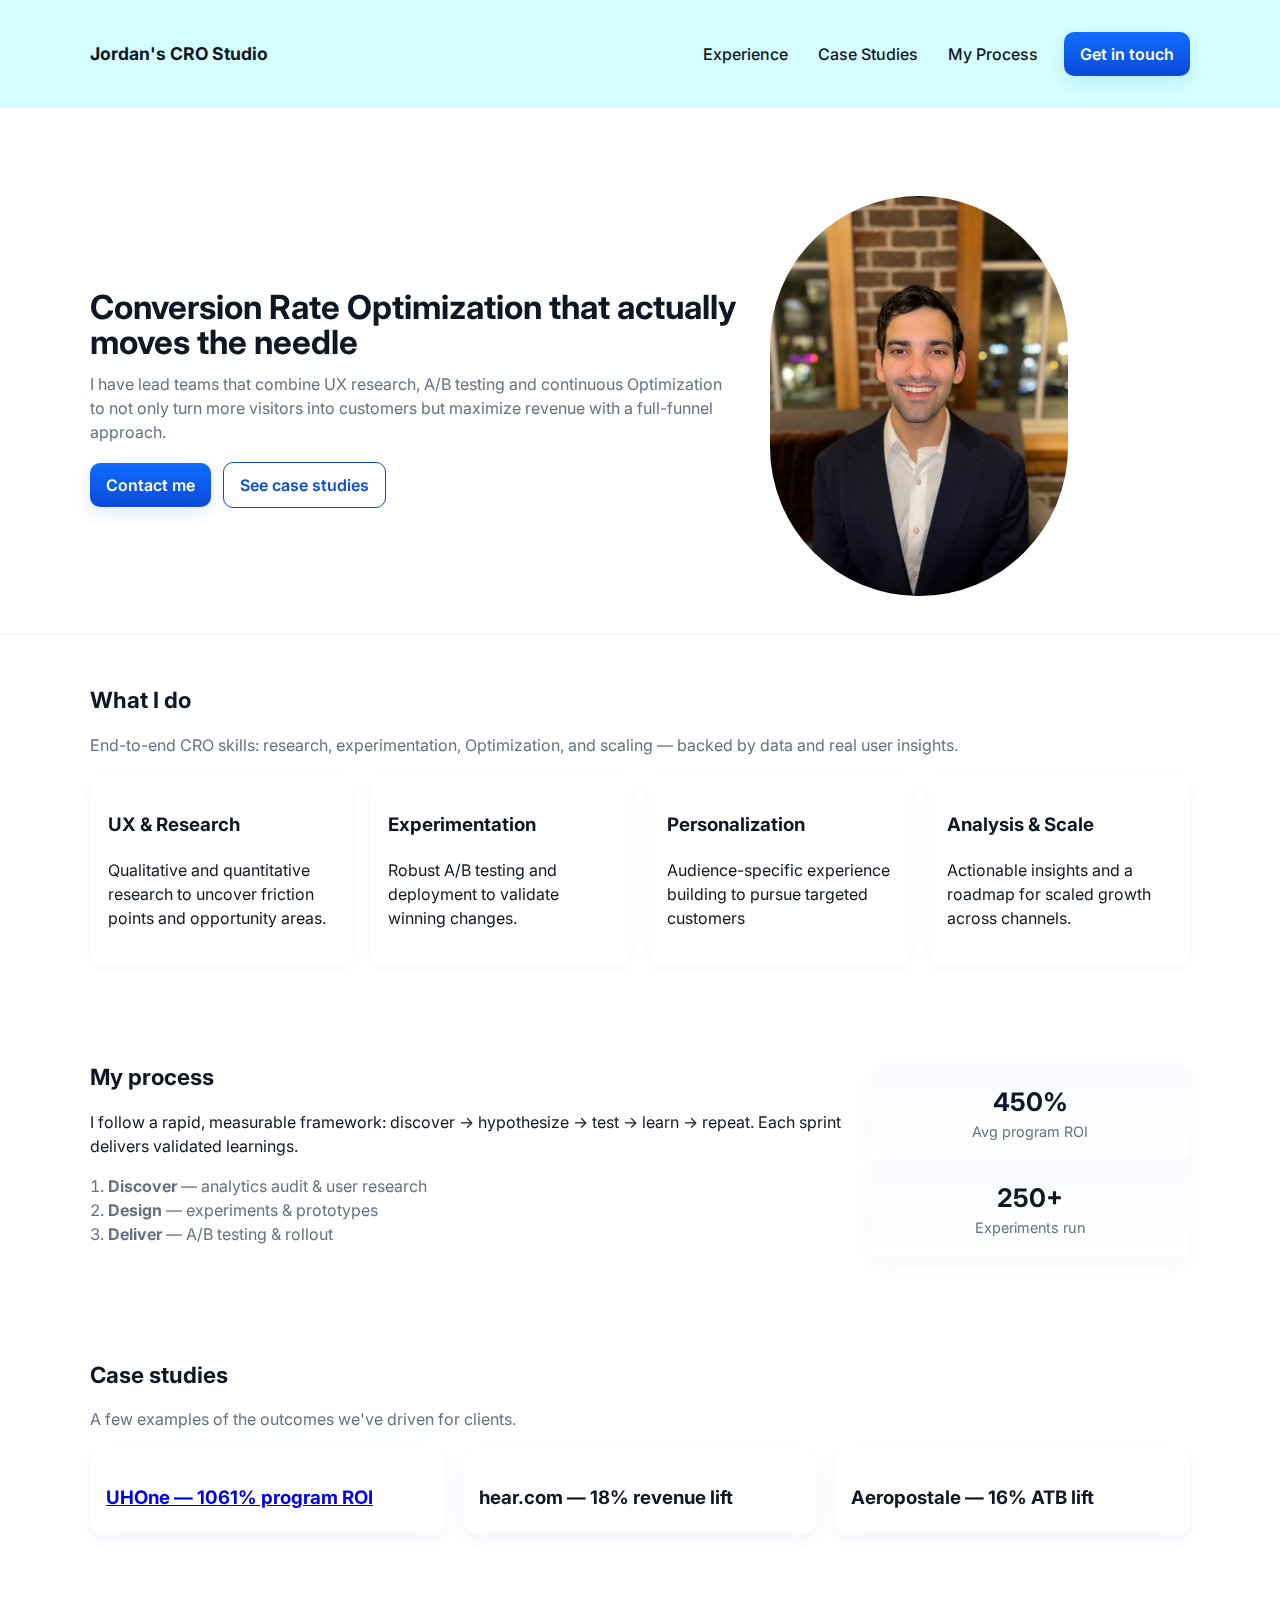
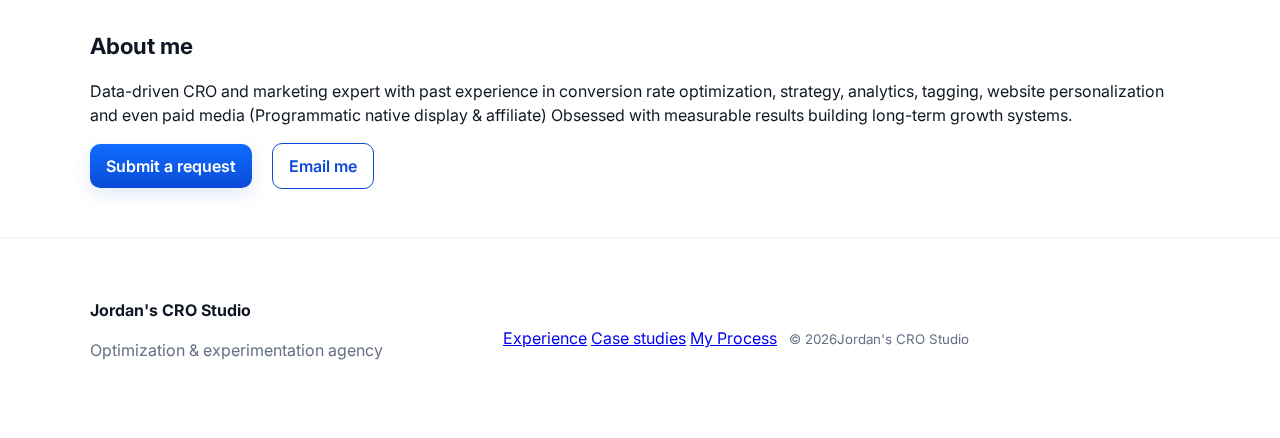
<file: index.html>
<!DOCTYPE html>
<html lang="en">
<head>
  <meta charset="utf-8" />
  <meta name="viewport" content="width=device-width,initial-scale=1" />
  <title>Jordan's CRO Profile — Homepage</title>

  <!-- Google Font -->
  <link href="https://fonts.googleapis.com/css2?family=Inter:wght@300;400;600;700&display=swap" rel="stylesheet">

  <!-- Stylesheet -->
  <link rel="stylesheet" href="styles.css">
</head>
<body>
  <!-- Header / Navigation -->
  <header class="site-header" id="site-header">
    <div class="container nav-row">
      <a class="brand" href="#">Jordan's CRO Studio</a>

      <nav class="main-nav" id="main-nav" aria-label="Main navigation">
        <ul class="nav-list">
          <li><a href="https://jordanshapiro555-lab.github.io/CRO-Consulting/experience" class="nav-link">Experience</a></li>
          <li><a href="https://jordanshapiro555-lab.github.io/CRO-Consulting/case-studies" class="nav-link">Case Studies</a></li>
          <li><a href="https://jordanshapiro555-lab.github.io/CRO-Consulting/my-process" class="nav-link">My Process</a></li>
        </ul>
        <a class="btn btn-primary" href="https://jordanshapiro555-lab.github.io/CRO-Consulting/contact">Get in touch</a>
      </nav>

      <button class="nav-toggle" id="nav-toggle" aria-expanded="false" aria-controls="main-nav" aria-label="Open menu">
        <span class="hamburger"></span>
      </button>
    </div>
  </header>

  <!-- Hero -->
  <main>
    <section class="hero">
      <div class="container hero-grid">
        <div class="hero-copy">
          <h1>Conversion Rate Optimization that actually moves the needle</h1>
          <p class="lead">I have lead teams that combine UX research, A/B testing and continuous Optimization to not only turn more visitors into customers but maximize revenue with a full-funnel approach.</p>
          <div class="hero-ctas">
            <a class="btn btn-primary" href="https://jordanshapiro555-lab.github.io/CRO-Consulting/contact">Contact me</a>
            <a class="btn btn-ghost" href="https://jordanshapiro555-lab.github.io/CRO-Consulting/case-studies">See case studies</a>
          </div>
        </div>

        <div class="hero-media" aria-hidden="true">
          <!-- Headshot -->
          <img class="headshot" src="assets/img/JordanShapiroHeadshot.jpeg">
          </div>
        </div>
      </div>
    </section>

    <!-- Experience / Intro -->
    <section id="experience" class="section container intro">
      <h2>What I do</h2>
      <p class="muted">End-to-end CRO skills: research, experimentation, Optimization, and scaling — backed by data and real user insights.</p>

      <div class="grid features">
        <article class="feature">
          <h3>UX & Research</h3>
          <p>Qualitative and quantitative research to uncover friction points and opportunity areas.</p>
        </article>
        <article class="feature">
          <h3>Experimentation</h3>
          <p>Robust A/B testing and deployment to validate winning changes.</p>
        </article>
        <article class="feature">
          <h3>Personalization</h3>
          <p>Audience-specific experience building to pursue targeted customers</p>
        </article>
        <article class="feature">
          <h3>Analysis & Scale</h3>
          <p>Actionable insights and a roadmap for scaled growth across channels.</p>
        </article>
      </div>
    </section>

    <!-- Process / two-column -->
    <section id="process" class="section container two-col">
      <div>
        <h2>My process</h2>
        <p>I follow a rapid, measurable framework: discover → hypothesize → test → learn → repeat. Each sprint delivers validated learnings.</p>
        <ol class="process-list">
          <li><strong>Discover</strong> — analytics audit & user research</li>
          <li><strong>Design</strong> — experiments & prototypes</li>
          <li><strong>Deliver</strong> — A/B testing & rollout</li>
        </ol>
      </div>

      <div class="process-visual" aria-hidden="true">
        <!-- small visual or stats -->
        <div class="stat">
          <div class="stat-value">450%</div>
          <div class="stat-label">Avg program ROI</div>
        </div>

        <div class="stat small">
          <div class="stat-value">250+</div>
          <div class="stat-label">Experiments run</div>
        </div>
      </div>
    </section>

    <!-- Case studies -->
    <section id="case-studies" class="section container">
      <h2>Case studies</h2>
      <p class="muted">A few examples of the outcomes we've driven for clients.</p>

      <div class="grid cards">
        <article class="card">
          <div class="card-media"></div>
          <div class="card-body">
            <h3><a class="homeCaseStudyLink" href="https://jordanshapiro555-lab.github.io/CRO-Consulting/case-studies/UHOne-2024">UHOne — 1061% program ROI</a></h3>
            <p class="muted">Strategic product intent capture improvements used to set proper expectations and enhance checkout experience</p>
            <a class="card-link" href="#">Read more →</a>
          </div>
        </article>

        <article class="card">
          <div class="card-media"></div>
          <div class="card-body">
            <h3>hear.com — 18% revenue lift</h3>
            <p class="muted">Personalized post-lead experiences for enhanced reachability and appointment booking</p>
            <a class="card-link" href="#">Read more →</a>
          </div>
        </article>

        <article class="card">
          <div class="card-media"></div>
          <div class="card-body">
            <h3>Aeropostale — 16% ATB lift</h3>
            <p class="muted">A/B tested more intuiitive PLP variants for easier progression</p>
            <a class="card-link" href="#">Read more →</a>
          </div>
        </article>
      </div>
    </section>

    <!-- About / Contact -->
    <section id="about" class="section container about">
      <h2>About me</h2>
      <p>Data-driven CRO and marketing expert with past experience in conversion rate optimization, strategy, analytics, tagging, website personalization and even paid media (Programmatic native display & affiliate) Obsessed with measurable results building long-term growth systems.</p>

      <div class="contact-cta">
        <a class="btn btn-primary" id="contact" href="https://jordanshapiro555-lab.github.io/CRO-Consulting/contact">Submit a request</a>
        <a class="btn btn-ghost" href="mailto:jordanshapiro555@gmail.com">Email me</a>
      </div>
    </section>
  </main>

  <!-- Footer -->
  <footer class="site-footer">
    <div class="container footer-grid">
      <div>
        <strong>Jordan's CRO Studio</strong>
        <p class="muted">Optimization & experimentation agency</p>
      </div>

      <div>
        <nav class="footer-nav" aria-label="Footer">
          <a href="https://jordanshapiro555-lab.github.io/CRO-Consulting/experience">Experience</a>
          <a href="https://jordanshapiro555-lab.github.io/CRO-Consulting/case-studies">Case studies</a>
          <a href="https://jordanshapiro555-lab.github.io/CRO-Consulting/my-process">My Process</a>
        </nav>
      </div>

      <div>
        <small class="muted">© <span id="year"></span>Jordan's CRO Studio</small>
      </div>
    </div>
  </footer>

  <script src="script.js"></script>
</body>
</html>
</file>
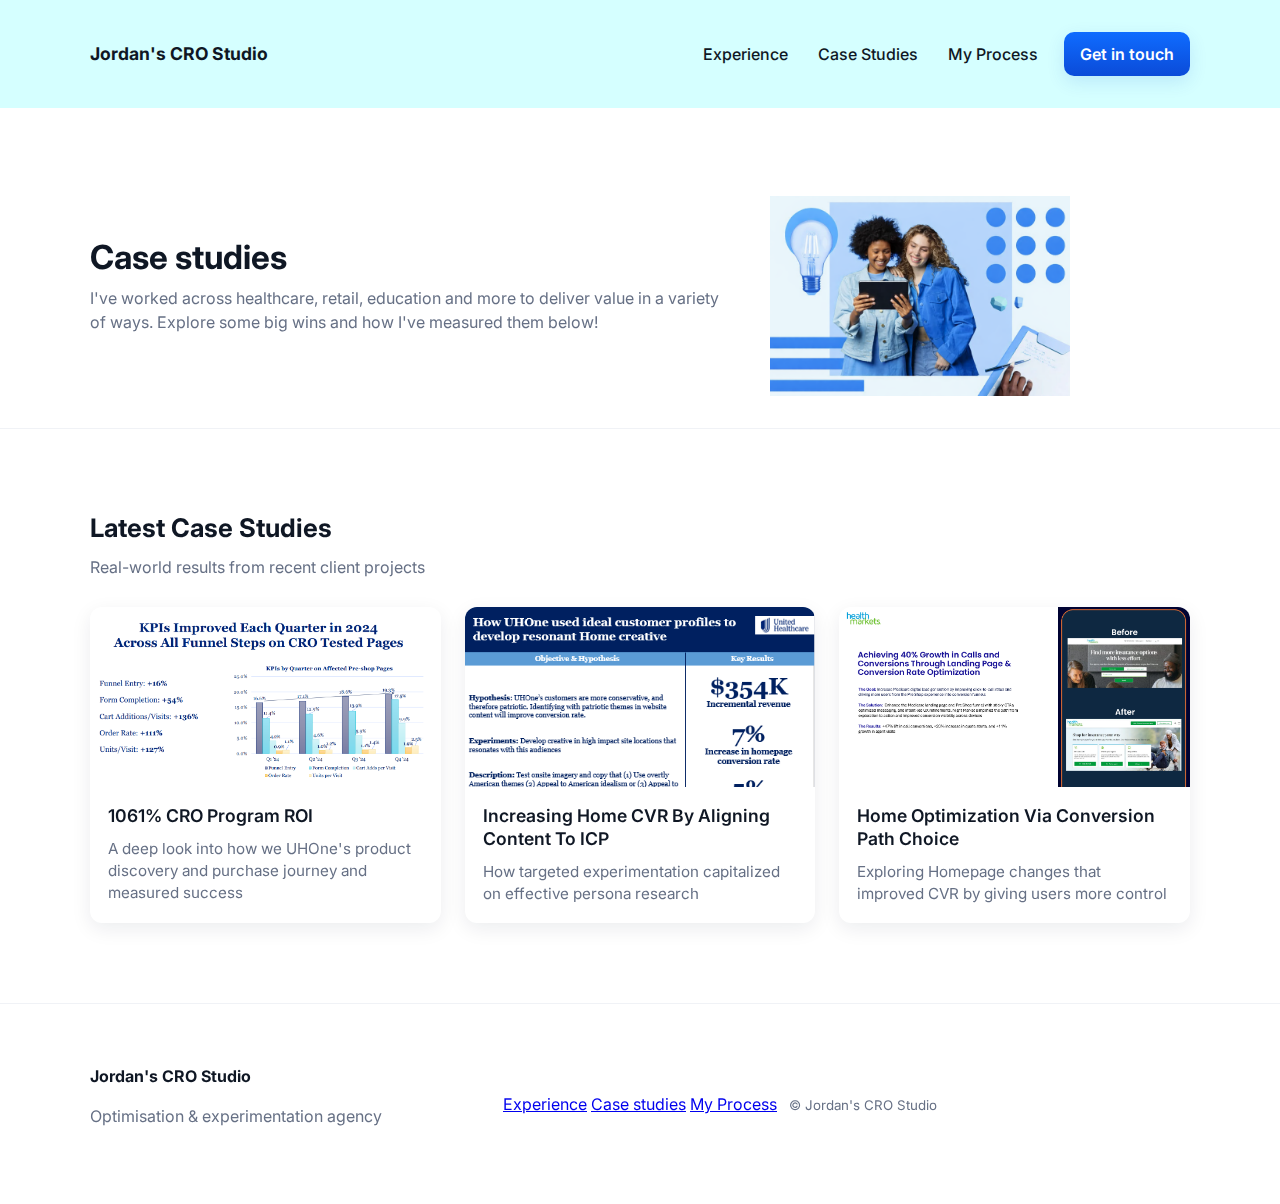
<file: case-studies.html>
<!doctype HTML>
<html>
<head>
  <link rel="stylesheet" href="styles.css">
  <meta charset="utf-8" />
  <meta name="viewport" content="width=device-width,initial-scale=1" />
  <title>Jordan's Case Studies</title>
    <!-- Google Font -->
  <link href="https://fonts.googleapis.com/css2?family=Inter:wght@300;400;600;700&display=swap" rel="stylesheet">
<link rel="stylesheet" href="styles.css">
</head>

<body>
  <!-- Header / Navigation -->
  <header class="site-header" id="site-header">
    <div class="container nav-row">
      <a class="brand" href="https://jordanshapiro555-lab.github.io/CRO-Consulting/">Jordan's CRO Studio</a>

      <nav class="main-nav" id="main-nav" aria-label="Main navigation">
        <ul class="nav-list">
          <li><a href="https://jordanshapiro555-lab.github.io/CRO-Consulting/experience" class="nav-link">Experience</a></li>
          <li><a href="https://jordanshapiro555-lab.github.io/CRO-Consulting/case-studies" class="nav-link">Case Studies</a></li>
          <li><a href="https://jordanshapiro555-lab.github.io/CRO-Consulting/my-process" class="nav-link">My Process</a></li>
        </ul>
        <a class="btn btn-primary" href="https://jordanshapiro555-lab.github.io/CRO-Consulting/contact">Get in touch</a>
      </nav>

      <button class="nav-toggle" id="nav-toggle" aria-expanded="false" aria-controls="main-nav" aria-label="Open menu">
        <span class="hamburger"></span>
      </button>
    </div>
  </header>
  
  <!-- Hero -->
    <section class="hero">
      <div class="container hero-grid">
        <div class="hero-copy">
          <h1>Case studies</h1>
          <p class="lead">I've worked across healthcare, retail, education and more to deliver value in a variety of ways. Explore some big wins and how I've measured them below!</p>
        </div>
<img src="assets/img/CaseStudiesHeroImage.png" style="height: 200px;">
      </div>
    </section>
  <!-- Case study cards -->  
<section class="blog-grid-section">
  <div class="container">
    <h2 class="blog-grid-title">Latest Case Studies</h2>
    <p class="blog-grid-subtitle">Real-world results from recent client projects</p>

    <div class="blog-grid">
      
      <article class="blog-grid-card">
        <a href="https://jordanshapiro555-lab.github.io/CRO-Consulting/case-studies/UHOne-2024" class="blog-grid-link">
          <div class="blog-grid-media">
            <img src="assets/case-studies/UHOne2024/UHOne2024KPIsByQuarter.png" alt="UHOne2024">
          </div>
          <div class="blog-grid-body">
            <h3 class="blog-grid-heading">1061% CRO Program ROI</h3>
            <p class="blog-grid-excerpt">A deep look into how we UHOne's product discovery and purchase journey and measured success</p>
          </div>
        </a>
      </article>

      <article class="blog-grid-card">
        <a href="post-2.html" class="blog-grid-link">
          <div class="blog-grid-media">
            <img src="assets/miniCases/America-Centric-Home-case-study.png" alt="Patriotic Marketing Case Study On UHOne Homepage">
          </div>
          <div class="blog-grid-body">
            <h3 class="blog-grid-heading">Increasing Home CVR By Aligning Content To ICP</h3>
            <p class="blog-grid-excerpt">How targeted experimentation capitalized on effective persona research</p>
          </div>
        </a>
      </article>

      <article class="blog-grid-card">
        <a href="post-3.html" class="blog-grid-link">
          <div class="blog-grid-media">
            <img src="assets/miniCases/HealthMarketsHomeRedesign.png" alt="Path Choice Case Study On HealthMarkets">
          </div>
          <div class="blog-grid-body">
            <h3 class="blog-grid-heading">Home Optimization Via Conversion Path Choice</h3>
            <p class="blog-grid-excerpt">Exploring Homepage changes that improved CVR by giving users more control</p>
          </div>
        </a>
      </article>

    </div>
  </div>
</section>

    <!-- Footer -->
  <footer class="site-footer">
    <div class="container footer-grid">
      <div>
        <strong>Jordan's CRO Studio</strong>
        <p class="muted">Optimisation & experimentation agency</p>
      </div>

      <div>
        <nav class="footer-nav" aria-label="Footer">
          <a href="https://jordanshapiro555-lab.github.io/CRO-Consulting/experience">Experience</a>
          <a href="https://jordanshapiro555-lab.github.io/CRO-Consulting/case-studies">Case studies</a>
          <a href="https://jordanshapiro555-lab.github.io/CRO-Consulting/my-process">My Process</a>
        </nav>
      </div>

      <div>
        <small class="muted">© <span id="year"></span>Jordan's CRO Studio</small>
      </div>
    </div>
  </footer>
</body>
</html>
</file>
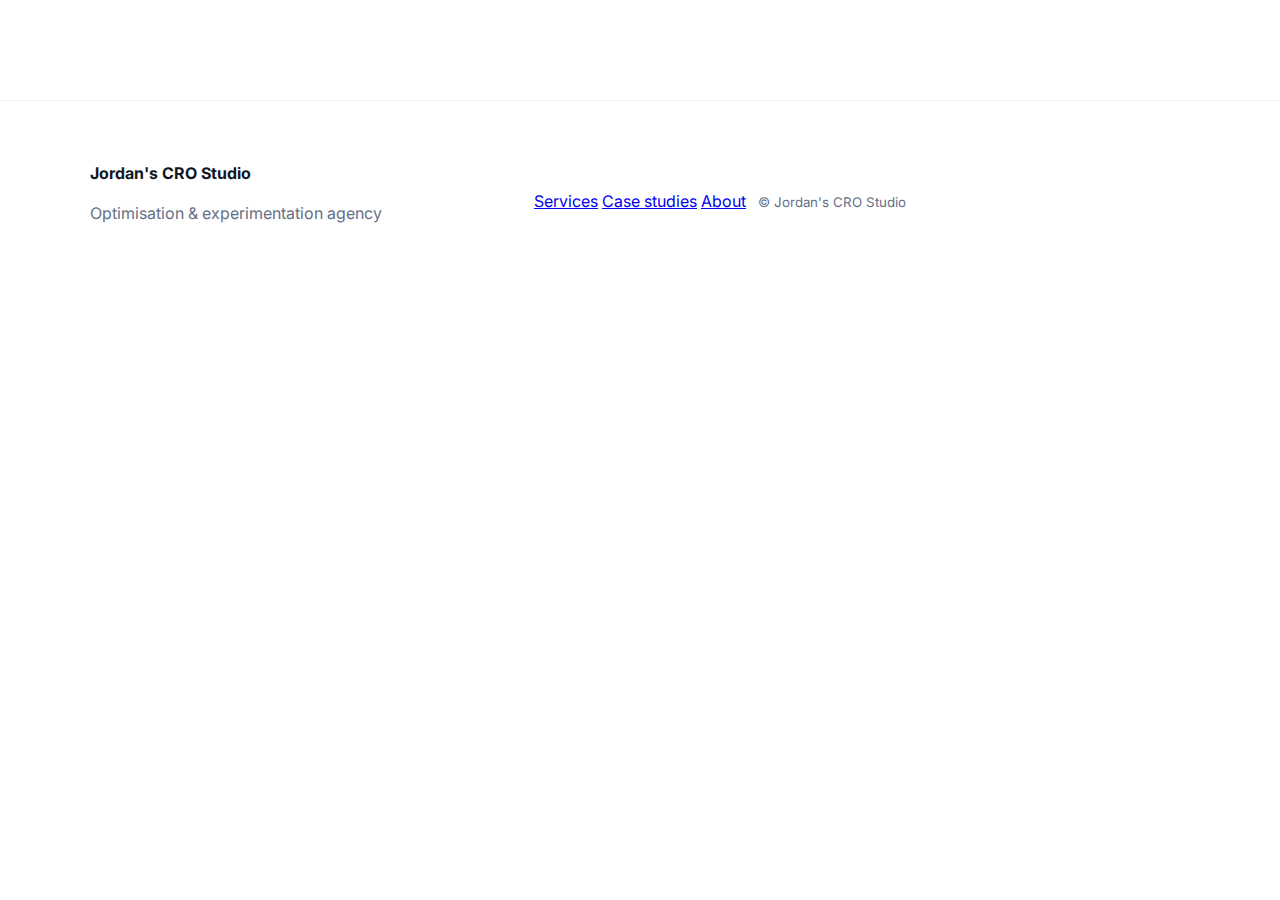
<file: my-process.html>
<!DOCTYPE html>
<html lang="en">
<head>
  <meta charset="utf-8" />
  <meta name="viewport" content="width=device-width,initial-scale=1" />
  <title>Jordan's CRO Process</title>

  <!-- Google Font -->
  <link href="https://fonts.googleapis.com/css2?family=Inter:wght@300;400;600;700&display=swap" rel="stylesheet">

  <!-- Stylesheet -->
  <link rel="stylesheet" href="styles.css">
</head>
<body>


    <!-- Footer -->
  <footer class="site-footer">
    <div class="container footer-grid">
      <div>
        <strong>Jordan's CRO Studio</strong>
        <p class="muted">Optimisation & experimentation agency</p>
      </div>

      <div>
        <nav class="footer-nav" aria-label="Footer">
          <a href="#services">Services</a>
          <a href="https://jordanshapiro555-lab.github.io/CRO-Consulting/case-studies">Case studies</a>
          <a href="#about">About</a>
        </nav>
      </div>

      <div>
        <small class="muted">© <span id="year"></span>Jordan's CRO Studio</small>
      </div>
    </div>
  </footer>

  <script src="script.js"></script>
  
</body>
</file>
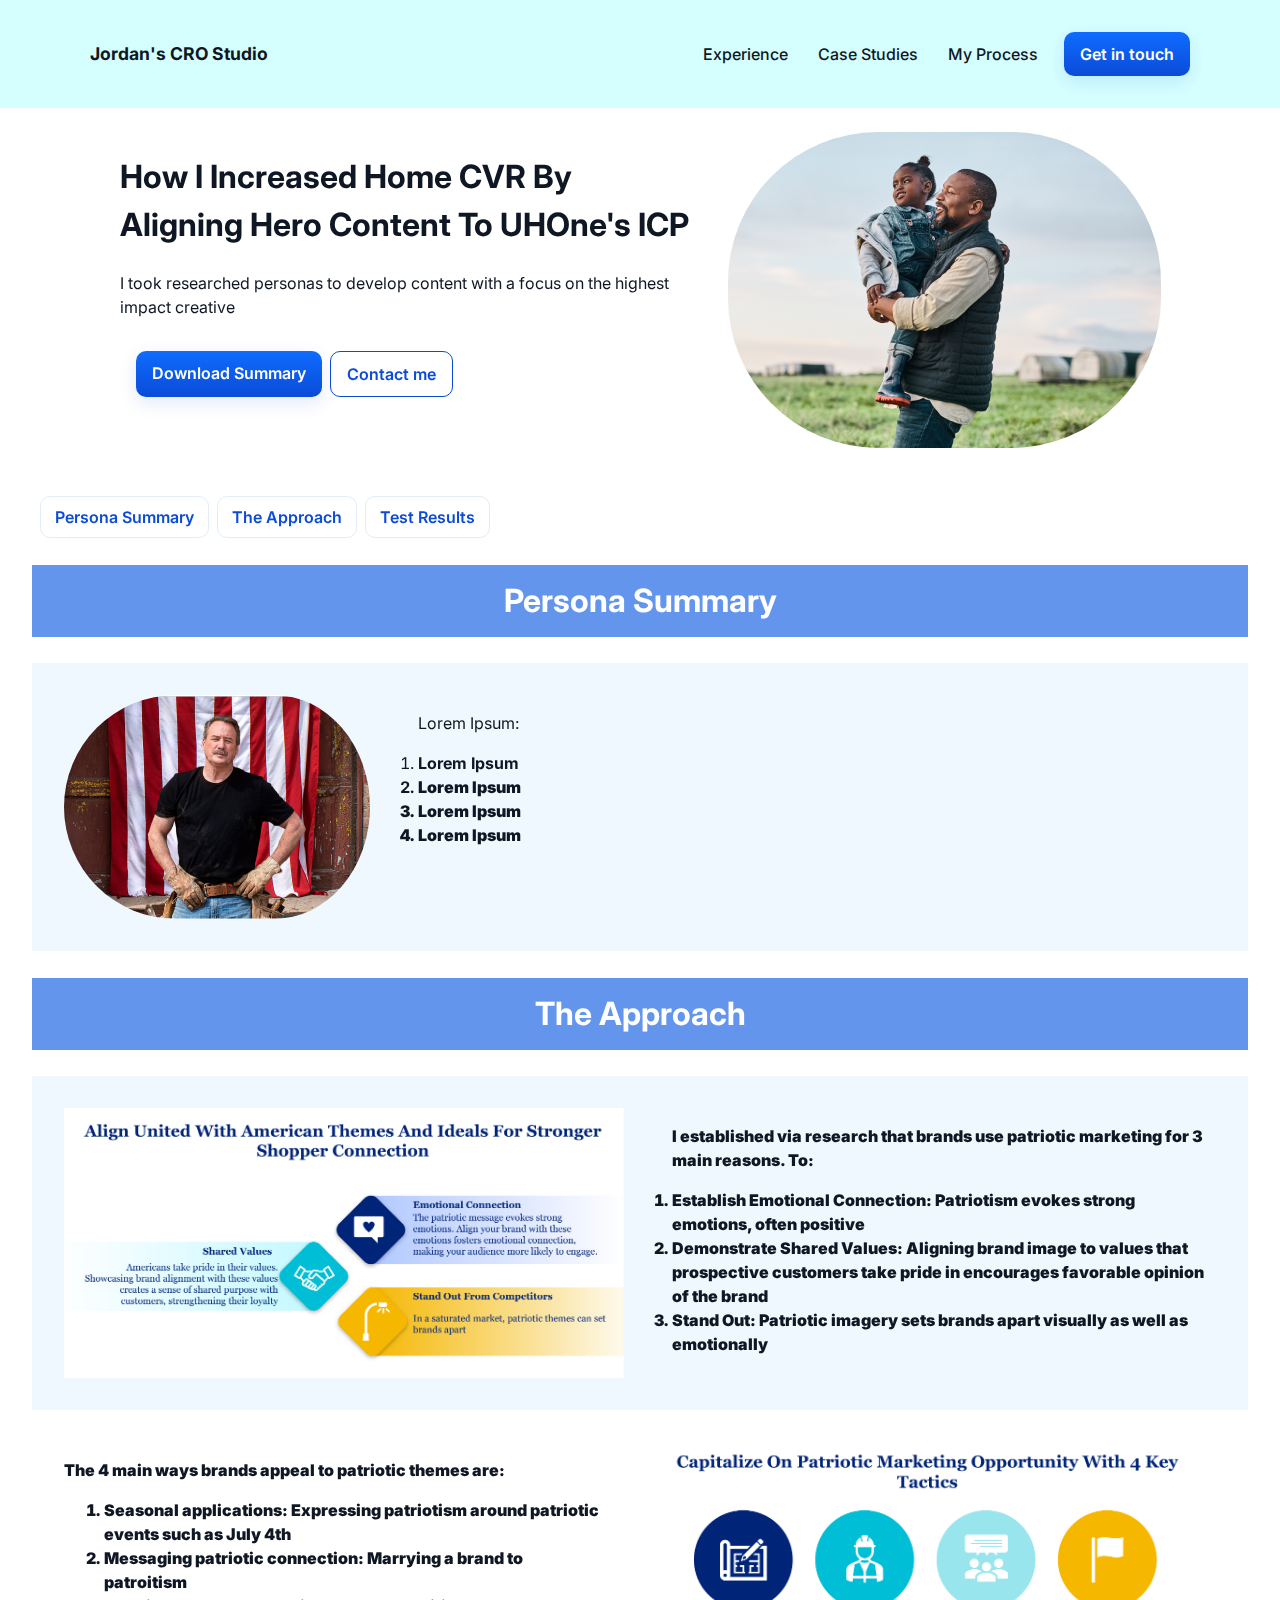
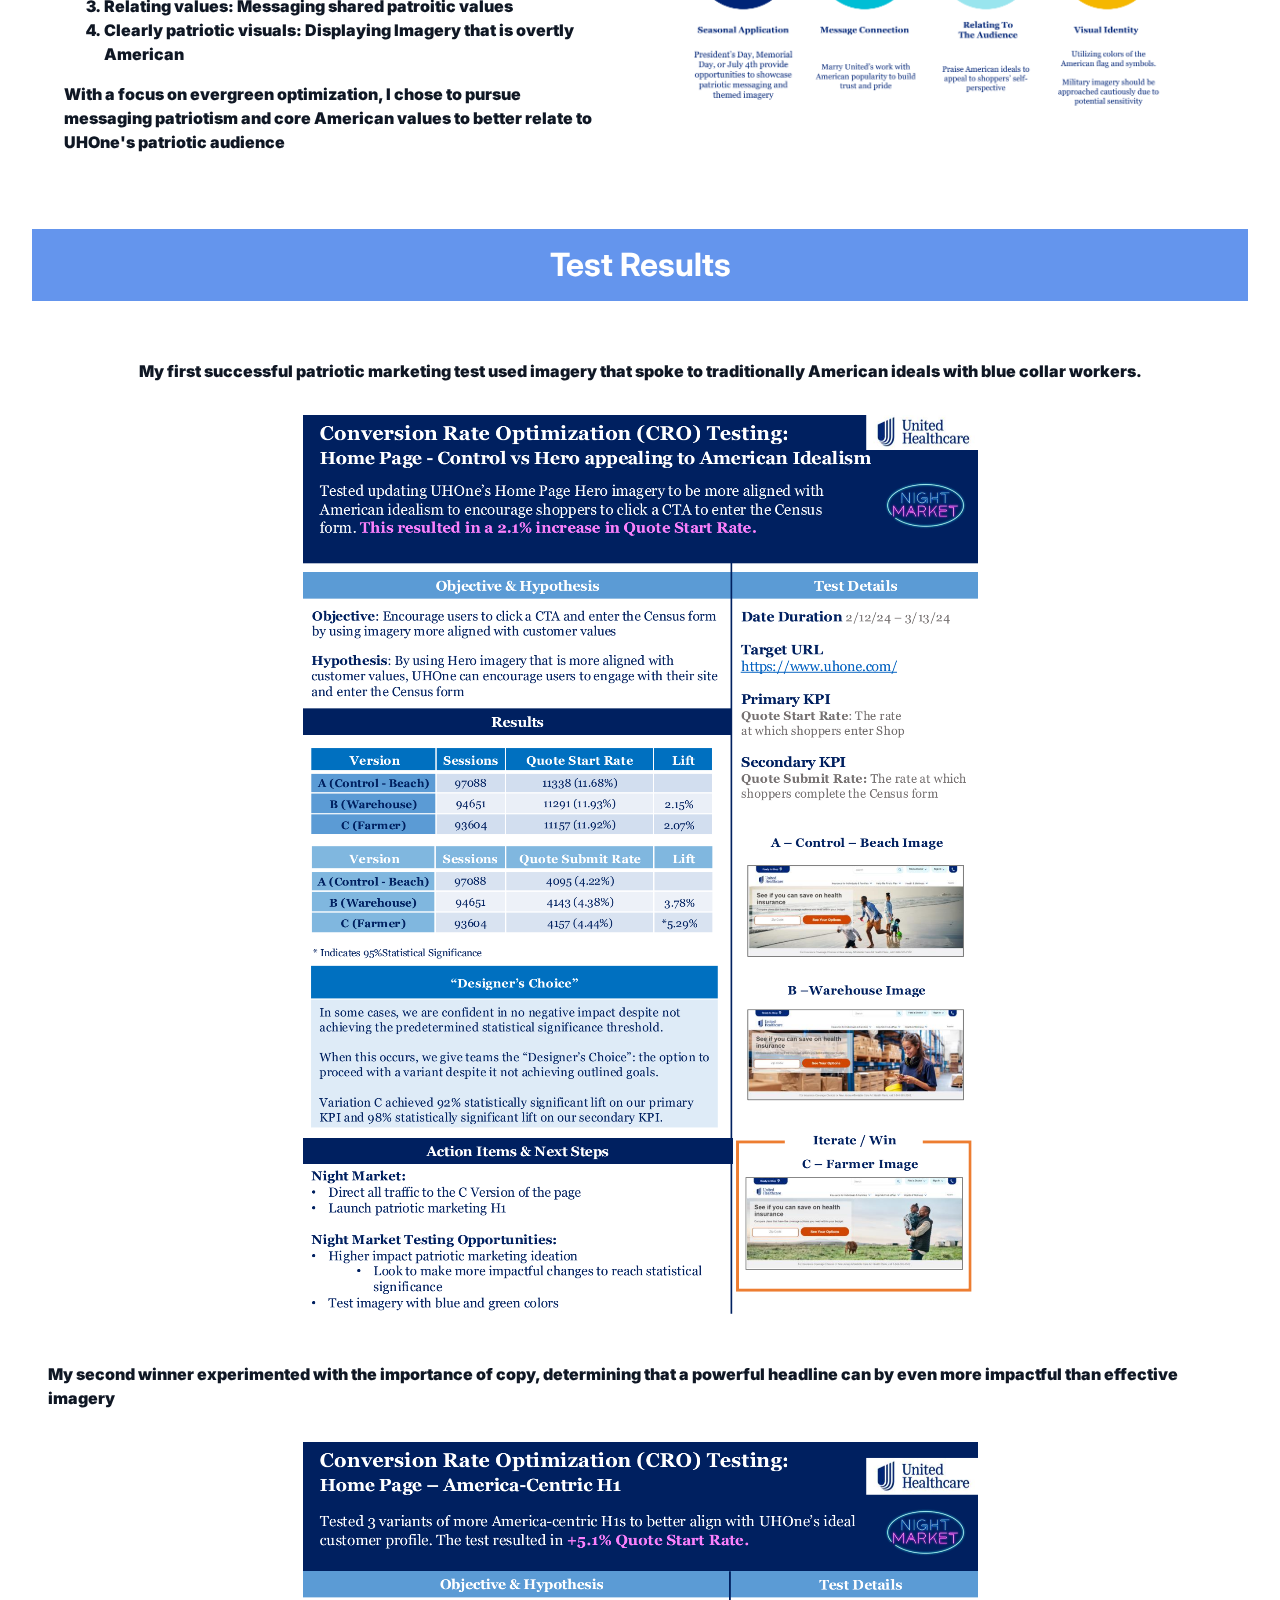
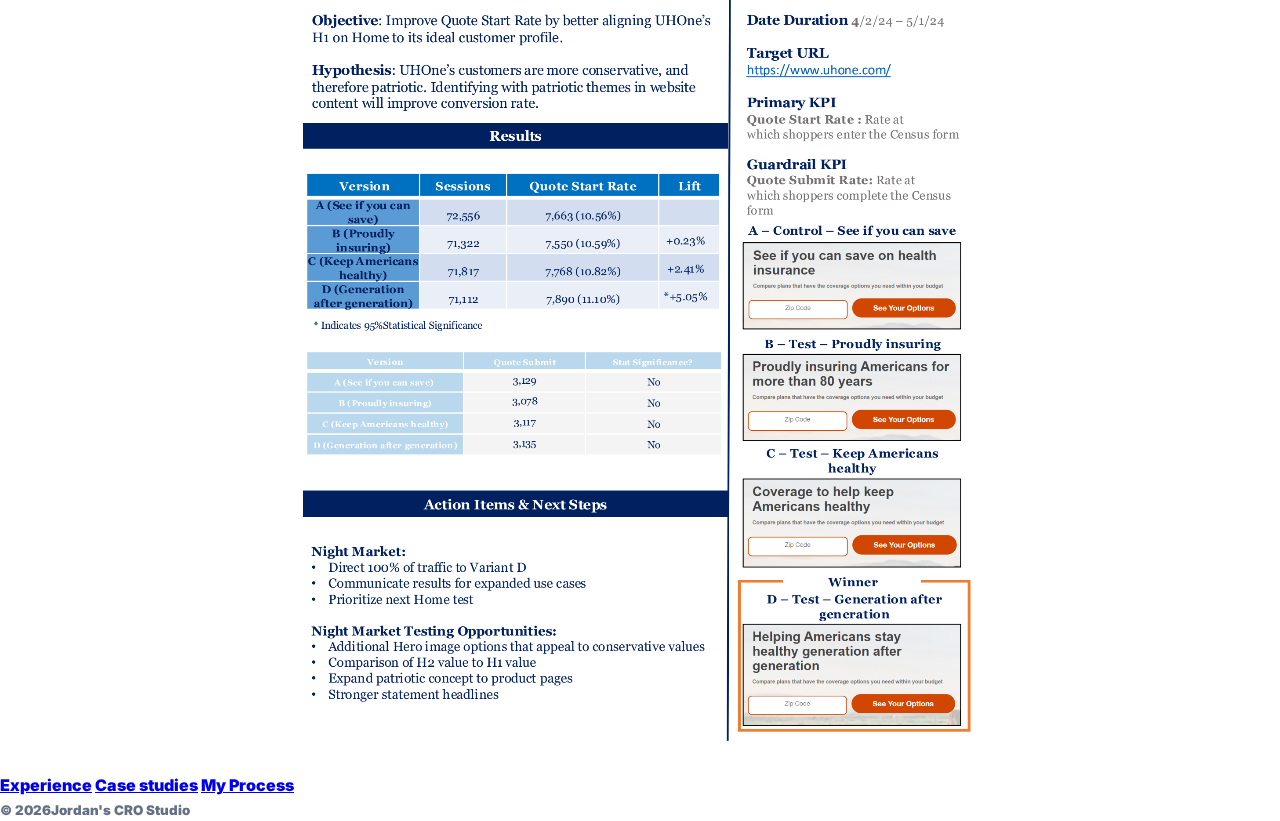
<file: case-studies/UHOne-Home-Patriotic.html>
<!DOCTYPE html>
<html>
<head>
  <meta charset="utf-8">
  <meta name="viewport" content="width=device-width,initial-scale=1">
  <title>Increasing Home CVR By Aligning Content To ICP</title>

  <!-- Google Font -->
  <link href="https://fonts.googleapis.com/css2?family=Inter:wght@300;400;600;700&amp;display=swap" rel="stylesheet">

  <!-- Stylesheet -->
  <link rel="stylesheet" href="../styles.css">
</head>
<body>
  <!-- Header / Navigation -->
  <header class="site-header" id="site-header">
    <div class="container nav-row">
      <a class="brand" href="https://jordanshapiro555-lab.github.io/CRO-Consulting/">Jordan's CRO Studio</a>

      <nav class="main-nav" id="main-nav" aria-label="Main navigation">
        <ul class="nav-list">
          <li><a href="https://jordanshapiro555-lab.github.io/CRO-Consulting/experience" class="nav-link">Experience</a></li>
          <li><a href="https://jordanshapiro555-lab.github.io/CRO-Consulting/case-studies" class="nav-link">Case Studies</a></li>
          <li><a href="https://jordanshapiro555-lab.github.io/CRO-Consulting/my-process" class="nav-link">My Process</a></li>
        </ul>
        <a class="btn btn-primary" href="https://jordanshapiro555-lab.github.io/CRO-Consulting/contact">Get in touch</a>
      </nav>

      <button class="nav-toggle" id="nav-toggle" aria-expanded="false" aria-controls="main-nav" aria-label="Open menu">
        <span class="hamburger"></span>
      </button>
    </div>
  </header>

  <!-- Hero -->
  
  <div class="caseStudyHeroContainer">
    <div class="caseStudyHeroContainerCopy">
      <h1>How I Increased Home CVR By Aligning Hero Content To UHOne's ICP</h1>
      <p>I took researched personas to develop content with a focus on the highest impact creative</p>
      <div class="caseStudyHeroContainerCTAs">
        <a class="btn btn-primary" href="../assets/miniCases/America-Centric-Home-case-study.png" download="">Download Summary</a>
        <a class="btn btn-ghost" href="https://jordanshapiro555-lab.github.io/CRO-Consulting/contact">Contact me</a>
      </div>
    </div>
      <img class="caseStudyHeroContainerImage" src="../assets/miniCases/Farmer.png" style="border-radius: 150px; max-height: 400px;width: auto;">
  </div>
  
  <!-- Page Body -->

  <div class="CaseStudyBodyContainer">

<!-- Breadcrumbs -->
    
<div class="breadcrumbs">
    <a class="cta" href="#personaSummary">Persona Summary</a>
    <a class="cta" href="#theApproach">The Approach</a>
    <a class="cta" href="#testResults">Test Results</a>
</div>
  <h2 class="caseStudyBodyHeader" id="personaSummary">Persona Summary</h2>
  <div class="caseStudyRow1">
      <img class="caseStudyRowContainerImage1" src="../assets/miniCases/Flag.png" style="border-radius: 150px; max-height: 400px;width: auto;">
    <div class="rowContentCopy">
      <p>Lorem Ipsum:</p>
      <ol>
          <li><strong>Lorem Ipsum</li>
          <li><strong>Lorem Ipsum</li>
          <li><strong>Lorem Ipsum</li>
          <li><strong>Lorem Ipsum</li>
      </ol>
    </div>
</div>

  <h2 class="caseStudyBodyHeader" id="theApproach">The Approach</h2>
  <div class="caseStudyRow1">
      <img class="caseStudyRowContainerImage1" src="../assets/miniCases/PatrioticApproachWhy.png">
    <div class="rowContentCopy">
      <p>I established via research that brands use patriotic marketing for 3 main reasons. To:</p>
      <ol>
          <li><strong>Establish Emotional Connection:</strong> Patriotism evokes strong emotions, often positive</li>
          <li><strong>Demonstrate Shared Values:</strong> Aligning brand image to values that prospective customers take pride in encourages favorable opinion of the brand</li>
          <li><strong>Stand Out:</strong> Patriotic imagery sets brands apart visually as well as emotionally</li>
      </ol>
    </div>
  </div>
  <div class="caseStudyRow2">
      <img class="caseStudyRowContainerImage2" src="../assets/miniCases/PatrioticApproachTactics.png">
  <div class="rowContentCopy">  
    <p>The 4 main ways brands appeal to patriotic themes are:</p>
    <ol>
      <li><strong>Seasonal applications:</strong> Expressing patriotism around patriotic events such as July 4th</li>
      <li><strong>Messaging patriotic connection:</strong> Marrying a brand to patroitism</li>
      <li><strong>Relating values:</strong> Messaging shared patroitic values</li>
      <li><strong>Clearly patriotic visuals:</strong> Displaying Imagery that is overtly American</li>
    </ol>
    <p>With a focus on evergreen optimization, I chose to pursue messaging patriotism and core American values to better relate to UHOne's patriotic audience</p>
  </div>
  </div>
      <h2 class="caseStudyBodyHeader" id="testResults">Test Results</h2>
      <div class="caseStudyTallRow">
        <div class="tallRowContentCopy">
      <p>My first successful patriotic marketing test used imagery that spoke to traditionally American ideals with blue collar workers.</p>
    </div>
        <div class="caseStudyTallRowImageDiv">
      <img class="caseStudyTallRowContainerImage" src="../assets/miniCases/HeroAppearingToAmericanIdeals.png">
        </div>
        </div>
    <div class="caseStudyTallRow">
        <div class="tallRowContentCopy">
      <p>My second winner experimented with the importance of copy, determining that a powerful headline can by even more impactful than effective imagery</p>
    </div>
        <div class="caseStudyTallRowImageDiv">
      <img class="caseStudyTallRowContainerImage" src="../assets/miniCases/AmericaCentricH1.png">
        </div>
        </div>
  </div>
</div>
      <div>
        <nav class="footer-nav" aria-label="Footer">
          <a href="https://jordanshapiro555-lab.github.io/CRO-Consulting/experience">Experience</a>
          <a href="https://jordanshapiro555-lab.github.io/CRO-Consulting/case-studies">Case studies</a>
          <a href="https://jordanshapiro555-lab.github.io/CRO-Consulting/my-process">My Process</a>
        </nav>
      </div>

      <div>
        <small class="muted">© <span id="year">2025</span>Jordan's CRO Studio</small>
      </div>
    </div>
  </footer>
  
  <script src="../script.js"></script>
</body>
</html>
</file>
<file: styles.css>
html, body {
  overflow-y: visible; /* Required so sticky works */
}

body {
  padding-top: 100px; /* match header height */
}

/* style.css — simple, modern responsive styles */
/* CSS variables */
:root{
  --bg:#ffffff;
  --muted:#667085;
  --accent:#0f6cff;
  --accent-2:#0b4bd8;
  --text:#0f1724;
  --radius:12px;
  --container:1100px;
  --gap:24px;
  --shadow: 0 6px 20px rgba(14,21,47,0.08);
  font-family: "Inter", system-ui, -apple-system, "Segoe UI", Roboto, "Helvetica Neue", Arial;
  color-scheme: light;
}

/* Reset-ish */
*{box-sizing:border-box}
html,body{height:100%}
body{
  margin:0;
  background:var(--bg);
  color:var(--text);
  line-height:1.5;
  -webkit-font-smoothing:antialiased;
  -moz-osx-font-smoothing:grayscale;
  font-size:16px;
}

/* Utility container */
.container{
  width:calc(100% - 32px);
  max-width:var(--container);
  margin:0 auto;
  padding:32px 0;
}

/* Header / nav */
.site-header{
  position: fixed;
  top:0;
  left: 0;
  right: 0;
  z-index:40;
  background:#D5FFFF;
  backdrop-filter:saturate(140%) blur(6px);
  transition:box-shadow .2s ease, background .2s ease;
}
.site-header.scrolled{
  box-shadow:var(--shadow);
  background:#D5FFFF;
}

.nav-row{
  display:flex;
  gap:16px;
  align-items:center;
  justify-content:space-between;
}

/* brand */
.brand{
  font-weight:700;
  font-size:1.1rem;
  color:var(--text);
  text-decoration:none;
}

/* nav */
.main-nav{
  display:flex;
  gap:20px;
  align-items:center;
}
.nav-list{
  display:flex;
  gap:18px;
  list-style:none;
  padding:0;
  margin:0;
  align-items:center;
}
.nav-link{
  text-decoration:none;
  color:var(--text);
  font-weight:500;
  padding:8px 6px;
  border-radius:8px;
}
.nav-link:hover,
.nav-link.active{
  color:var(--text);
  background:rgba(15,108,204,0.06);
}

/* CTA */
.cta{
  margin-left:8px;
  padding:8px 14px;
  border-radius:10px;
  text-decoration:none;
  border:1px solid rgba(15,108,204,0.12);
  color:var(--accent-2);
  font-weight:600;
}

/* Mobile toggle */
.nav-toggle{
  display:none;
  background:none;
  border:0;
  padding:8px;
  border-radius:8px;
}
.hamburger{
  display:block;
  width:22px;
  height:2px;
  background:var(--text);
  position:relative;
}
.hamburger::before,
.hamburger::after{
  content:"";
  position:absolute;
  left:0;
  width:22px;
  height:2px;
  background:var(--text);
  transition:transform .2s ease;
}
.hamburger::before{ top:-7px }
.hamburger::after{ top:7px }

/* HERO */
.hero{
  padding:64px 0 0 0;
  border-bottom:1px solid #f0f2f6;
}
.hero-grid{
  display:grid;
  grid-template-columns:1fr 420px;
  gap:32px;
  align-items:center;
}

/* hero copy */
.hero-copy h1{
  margin:0 0 12px;
  font-size:clamp(1.6rem, 2.6vw, 2.4rem);
  line-height:1.05;
}
.lead{ color:var(--muted); margin:0 0 18px; font-size:1rem;}

/* hero ctAs */
.btn{
  display:inline-block;
  text-decoration:none;
  padding:10px 16px;
  border-radius:10px;
  font-weight:600;
  border-color: var(--accent);
}
.btn-primary{
  background:linear-gradient(180deg,var(--accent),var(--accent-2));
  color:white;
  box-shadow:0 6px 18px rgba(11,75,216,0.12);
}
.btn-ghost{
  border:1px solid #0b4bd8;
  color:var(--accent-2);
  margin-left:8px;
}

.homeHeroBullet::marker {
  content: "☑️ ";
}

.homeHeroBullet {
  margin-left: -16px;
}


/* hero media mock */
.mock-screen{
  border-radius:14px;
  background:linear-gradient(180deg,#fbfdff,#f6f9ff);
  padding:18px;
  box-shadow:var(--shadow);
}
.mock-toolbar{height:18px; background:rgba(0,0,0,0.06); border-radius:6px; margin-bottom:12px;}
.mock-content{display:grid; gap:10px}
.card{height:84px; background:white; border-radius:10px; box-shadow:0 6px 18px rgba(11,75,216,0.06)}
.card.short{height:56px}

/* sections */
.section{ padding:48px 0; }
.intro h2, .two-col h2, .section h2 { margin:0 0 12px; font-size:1.4rem; }
.muted{ color:var(--muted); }

/* features grid */
.grid{display:grid; gap:18px;}
.features{grid-template-columns:repeat(4,1fr); margin-top:18px;}
.feature{background:#fff; padding:18px; border-radius:10px; box-shadow:0 4px 16px rgba(12,18,31,0.04);}

/* two-column process */
.two-col{ display:grid; grid-template-columns:1fr 320px; gap:24px; align-items:center;}
.process-list{ padding-left:18px; margin-top:12px; color:var(--muted) }

/* stats */
.stat{ background:linear-gradient(180deg,#f8fbff,#fff); padding:18px; border-radius:10px; text-align:center; box-shadow:0 8px 24px rgba(12,18,31,0.04); }
.stat-value{ font-weight:700; font-size:1.6rem; }
.stat-label{ color:var(--muted); font-size:0.9rem; }

/* cards */
.cards{ grid-template-columns:repeat(3,1fr); margin-top:18px; }
.card{ display:flex; flex-direction:column; overflow:hidden; border-radius:12px; background:#fff; }
.card-media{ height:120px; background:linear-gradient(90deg,#e9f3ff,#fefefe); }
.card-body{ padding:16px; }
.card-link{ text-decoration:none; color:var(--accent-2); font-weight:600; }

/* about / contact */
.contact-cta{ margin-top:14px; display:flex; gap:12px; align-items:center; }

/* footer */
.site-footer{ border-top:1px solid #f0f2f6; padding:28px 0; }
.footer-grid{ display:grid; gap:12px; grid-template-columns:1fr auto 1fr; align-items:center; }

/* Responsive */
@media (max-width:980px){
  .hero-grid{ grid-template-columns:1fr; }
  .features{ grid-template-columns:repeat(2,1fr); }
  .two-col{ grid-template-columns:1fr; }
  .cards{ grid-template-columns:repeat(2,1fr); }
  .container{ padding:28px; }
}

@media (max-width:700px){
  .nav-toggle{ display:block; }
  .main-nav{
    position:fixed;
    right:16px;
    top:70px;
    background:white;
    border-radius:12px;
    box-shadow:var(--shadow);
    padding:12px;
    transform:translateY(-10px);
    opacity:0;
    pointer-events:none;
    transition:opacity .18s ease, transform .18s ease;
  }
  .main-nav.open{
    opacity:1;
    transform:translateY(0);
    pointer-events:auto;
  }
  .nav-list{ display:block; min-width:200px; }
  .nav-list li{ margin-bottom:6px; }
  .cta{ display:block; margin-top:8px; }
  .features{ grid-template-columns:1fr; }
  .cards{ grid-template-columns:1fr; }
  .footer-grid{ grid-template-columns:1fr; gap:8px; text-align:left; }
  .homeCaseStudyLink{color: #0000EE; }
}
/* ===== BLOG GRID — namespaced, safe ===== */

.blog-grid-section {
  padding: 48px 0;
}

.blog-grid-title {
  margin: 0 0 8px;
  font-size: 1.6rem;
  font-weight: 700;
}

.blog-grid-subtitle {
  color: var(--muted);
  margin: 0 0 28px;
  font-size: 1rem;
}

.blog-grid {
  display: grid;
  grid-template-columns: repeat(3, 1fr);
  gap: var(--gap);
}

.blog-grid-card {
  background: #fff;
  border-radius: var(--radius);
  box-shadow: var(--shadow);
  overflow: hidden;
  transition: transform .18s ease, box-shadow .18s ease;
}

.blog-grid-card:hover {
  transform: translateY(-3px);
  box-shadow: 0 8px 24px rgba(12,18,31,0.08);
}

.blog-grid-link {
  display: block;
  color: inherit;
  text-decoration: none;
}

.blog-grid-media {
  height: 180px;
  overflow: hidden;
  display: grid;
}

.blog-grid-media img {
  width: 100%;
  height: 100%;
  object-fit: cover;
  display: block;
}

.blog-grid-body {
  padding: 18px;
}

.blog-grid-heading {
  margin: 0 0 10px;
  font-size: 1.1rem;
  line-height: 1.3;
  font-weight: 600;
}

.blog-grid-excerpt {
  margin: 0;
  color: var(--muted);
  font-size: 0.95rem;
  line-height: 1.45;
}

/* ===== Responsive ===== */

@media (max-width: 980px) {
  .blog-grid {
    grid-template-columns: repeat(2, 1fr);
  }
}

@media (max-width: 700px) {
  .blog-grid {
    grid-template-columns: 1fr;
  }
}

.headshot {
  height: 400px;
  border-radius: 150px;
  justify-content: center; 
}

@media (max-width: 980px) {
  .headshot {
    display: none;
  }
}

/* ========================= */
/* CONTACT PAGE — safe layer */
/* ========================= */

.contact-page .contact-form {
  max-width: 600px;
  padding: 24px;
  background: #fff;
  border-radius: var(--radius);
  box-shadow: var(--shadow);
}

.contact-page .form-group {
  display: flex;
  flex-direction: column;
  margin-bottom: 16px;
}

.contact-page label {
  font-weight: 600;
  margin-bottom: 6px;
}

.contact-page input,
.contact-page textarea {
  padding: 10px 12px;
  border: 1px solid #e1e5ee;
  border-radius: var(--radius);
  font-size: 1rem;
}

.contact-page input:focus,
.contact-page textarea:focus {
  outline: 0;
  border-color: var(--accent);
  box-shadow: 0 0 0 2px rgba(15,108,204,0.15);
}

.contact-page .error-msg {
  color: #d64545;
  font-size: 0.85rem;
  margin-top: 4px;
}

/* ========================= */
/* CASE STUDIES — safe layer */
/* ========================= */

.caseStudyHeroContainer {
  display: flex;
  padding: 32px;
  justify-content: center;
}

@media (min-width: 968px) {
.caseStudyHeroContainerCopy {
  width: 50%;
  padding: 0 32px 0 0
}
}

@media (max-width: 967px) {
.caseStudyHeroContainerCopy {
  width: 100%;
  padding: 0 32px 0 0
}
}

@media (min-width: 653px) {
.caseStudyHeroContainerImage, .caseStudyRowContainerImage1, .caseStudyRowContainerImage2 {
  width: 50%
}
}

@media (max-width: 652px) {
.caseStudyRowContainerImage1, .caseStudyRowContainerImage2 {
  width: 100%
}
}

@media (max-width: 967px) {
  .caseStudyHeroContainerImage {
    display: none;
  }
}

.caseStudyHeroContainerCTAs {
  display: flex;
  padding: 16px;
}

.caseStudyBodyContainerCTAs {
  display: flex;
  padding: 16px;
  justify-content: center;
}

.CaseStudyBodyContainer {
  padding: 16px 32px;
}

.breadcrumbs {
    flex-direction: row;
    display: flex;
    flex-wrap: wrap;
}

@media (min-width: 653px) {
.caseStudyRowContainerImage1 {
  float: left;
  margin-right: 32px;
  padding-right: 16px;
}
}

@media (min-width: 653px) {
.caseStudyRowContainerImage2 {
  float: right;
  margin-left: 32px;
}
}

.caseStudyRow1 {
  padding: 32px;
  background-color: aliceblue;
}

.caseStudyRow2 {
  padding: 32px;
  background-color: #fff;
}

.caseStudyBodyHeader {
  color: #fff;
  background-color: cornflowerblue;
  font-size: 32px;
  justify-content: center;
  display: grid;
  text-align: center;
  padding: 12px;
}

.caseStudyRow1::after,
.caseStudyRow2::after {
  content: "";
  display: block;
  clear: both;
}

.appendixImage {
  width: 80%;
  display: block;
  margin: auto;
}

.appendixSubHead {
  font-size: 30px;
  background-color: aliceblue;
}

/* ========================= */
/* Experience Page — safe layer */
/* ========================= */

/* === Carousel Wrapper === */
.experience-page-carousel-wrapper {
  position: relative;
  overflow: hidden;
  width: 100%;
  padding: 40px 0;
  height: 480px; /* adjust as needed */
}

/* Columns Container */
.experience-page-carousel-columns {
  display: flex;
  justify-content: center;
  gap: 40px;
  height: 100%;
}

/* Each Column */
.experience-page-carousel-col {
  display: flex;
  flex-direction: column;
  gap: 32px;
  animation: experience-page-vertical-loop 16s linear infinite;
}

/* All items */
.experience-page-carousel-item {
  width: 160px;
  height: auto;
  display: flex;
  justify-content: center;
  align-items: center;
}

.experience-page-img {
  width: 100%;
  border-radius: 12px;
  object-fit: cover;
}

.experience-page-logo {
  width: 120px;
  height: auto;
  opacity: 0.9;
}

.experience-page-carousel-col2 {
  animation-duration: 20s;
  animation-direction: reverse;
}

.experience-page-carousel-col3 {
  animation-duration: 18s;
}

/* Loop Animation */
@keyframes experience-page-vertical-loop {
  0% {
    transform: translateY(0);
  }
  100% {
    transform: translateY(-50%);
  }
}

/* Top/bottom Gradient Overlay */
.experience-page-carousel-gradient {
  pointer-events: none;
  position: absolute;
  inset: 0;
  background: linear-gradient(
    to bottom,
    rgba(255, 255, 255, 1) 0%,
    rgba(255, 255, 255, 0) 20%,
    rgba(255, 255, 255, 0) 80%,
    rgba(255, 255, 255, 1) 100%
  );
}

.experienceHeroContainer {
  background-color: aliceblue;
  grid-column-gap: 3rem;
  grid-row-gap: 3rem;
  flex-direction: column;
  justify-content: center;
  width: 100%
  padding: 32px;
  display: flex;
}

.experienceHeroContainerContent {
  grid-column-gap: 32px;
  justify-content: flex-start;
  align-items: center;
  width: 100%;
  display: flex;
}

.experienceHeroContainerContentCopy {
  grid-column-gap: 24px;
  grid-row-gap: 24px;
  flex-direction: column;
  justify-content: flex-start;
  align-items: flex-start;
  display: flex;
}

.homeContactFormSection{
  padding: 36px 0;
}

.homeContactFormCard{
  background: #f7fdff;
  border: 1px solid rgba(15,108,204,0.14);
  border-radius: 16px;
  box-shadow: var(--shadow);
  padding: 18px 18px 16px;
}

.homeContactFormTitle{
  margin: 0 0 12px;
  font-size: 1.05rem;
  font-weight: 700;
  color: var(--accent);
}

.homeContactFormForm{
  margin: 0;
}

.homeContactFormGrid{
  display: grid;
  grid-template-columns: 1.1fr 1fr 1fr 1.6fr auto; /* matches screenshot proportions */
  gap: 12px;
  align-items: end;
}

/* fields */
.homeContactFormField{
  display: grid;
  gap: 6px;
}

.homeContactFormLabel{
  font-size: 0.85rem;
  font-weight: 600;
  color: var(--muted);
  /* visually hide labels but keep them accessible if you prefer:
     position:absolute; left:-9999px; */
}

.homeContactFormInput{
  height: 42px;
  width: 100%;
  padding: 10px 12px;
  border-radius: 10px;
  border: 1px solid rgba(15,108,204,0.18);
  background: #fff;
  font-size: 0.95rem;
  outline: 0;
}

.homeContactFormInput:focus{
  border-color: var(--accent);
  box-shadow: 0 0 0 2px rgba(15,108,204,0.15);
}

/* button */
.homeContactFormButton{
  height: 42px;
  padding: 0 18px;
  border: 0;
  border-radius: 10px;
  font-weight: 700;
  cursor: pointer;
  color: #fff;
  background: linear-gradient(180deg, var(--accent), var(--accent-2));
  box-shadow: 0 6px 18px rgba(11,75,216,0.12);
  white-space: nowrap;
}

.homeContactFormButton:hover{
  filter: brightness(0.98);
}

/* ===== Responsive ===== */

/* Tablet: 2 rows */
@media (max-width: 980px){
  .homeContactFormGrid{
    grid-template-columns: 1fr 1fr;
  }
  .homeContactFormFieldWide{
    grid-column: 1 / -1; /* message spans full width */
  }
  .homeContactFormButton{
    grid-column: 1 / -1; /* button full width */
    justify-self: stretch;
  }
}

/* Mobile: stacked */
@media (max-width: 700px){
  .homeContactFormCard{
    padding: 16px;
  }
  .homeContactFormGrid{
    grid-template-columns: 1fr;
    gap: 10px;
  }
  .homeContactFormTitle{
    font-size: 1rem;
  }
}

.homeHeroBrands {
  display: flex;
  justify-content: space-around;
  background-color: #D5FFFF;
  overflow: hidden;
  width: 100%;
  Padding: 24px 0;
}

.homeHero {
  background-color: aliceblue;
}

.homeBrandsCarousel {
  height: 120px;
  width: auto;
  object-fit: contain;
  opacity: 0.9;
  flex-shrink: 0;
  border-radius: 30px;
}

.homeBrandsCarouselCopy {
  justify-content: center;
  display: flex;
  font-weight: 600;
}

.homeBrandsTrack {
  display: flex;
  align-items: center;
  gap: 32px;
  animation: homeBrandsHorizontalScroll 18s linear infinite;
}

@keyframes homeBrandsHorizontalScroll {
  0% {
    transform: translateX(0);
  }
  100% {
    transform: translateX(-50%);
  }
}

.homeHeroBrands:hover .homeBrandsTrack {
  animation-play-state: paused;
}

.formContainer {
  padding: 24px 0;
}

.caseStudyTallRow {
  display: flex;
  flex-direction: column;
  flex-wrap: wrap;
  align-content: center;
  padding: 16px;
  gap: 16px;
}

.caseStudyTallRowImageDiv {
  display: flex;
  justify-content: center;
}

@media (max-width: 700px){
.caseStudyTallRowImageDiv {
  height: 600px;
}
}

@media (max-width: 450px){
.personaSummaryImg {
  max-height: 200px !important;
}
}
</file>
